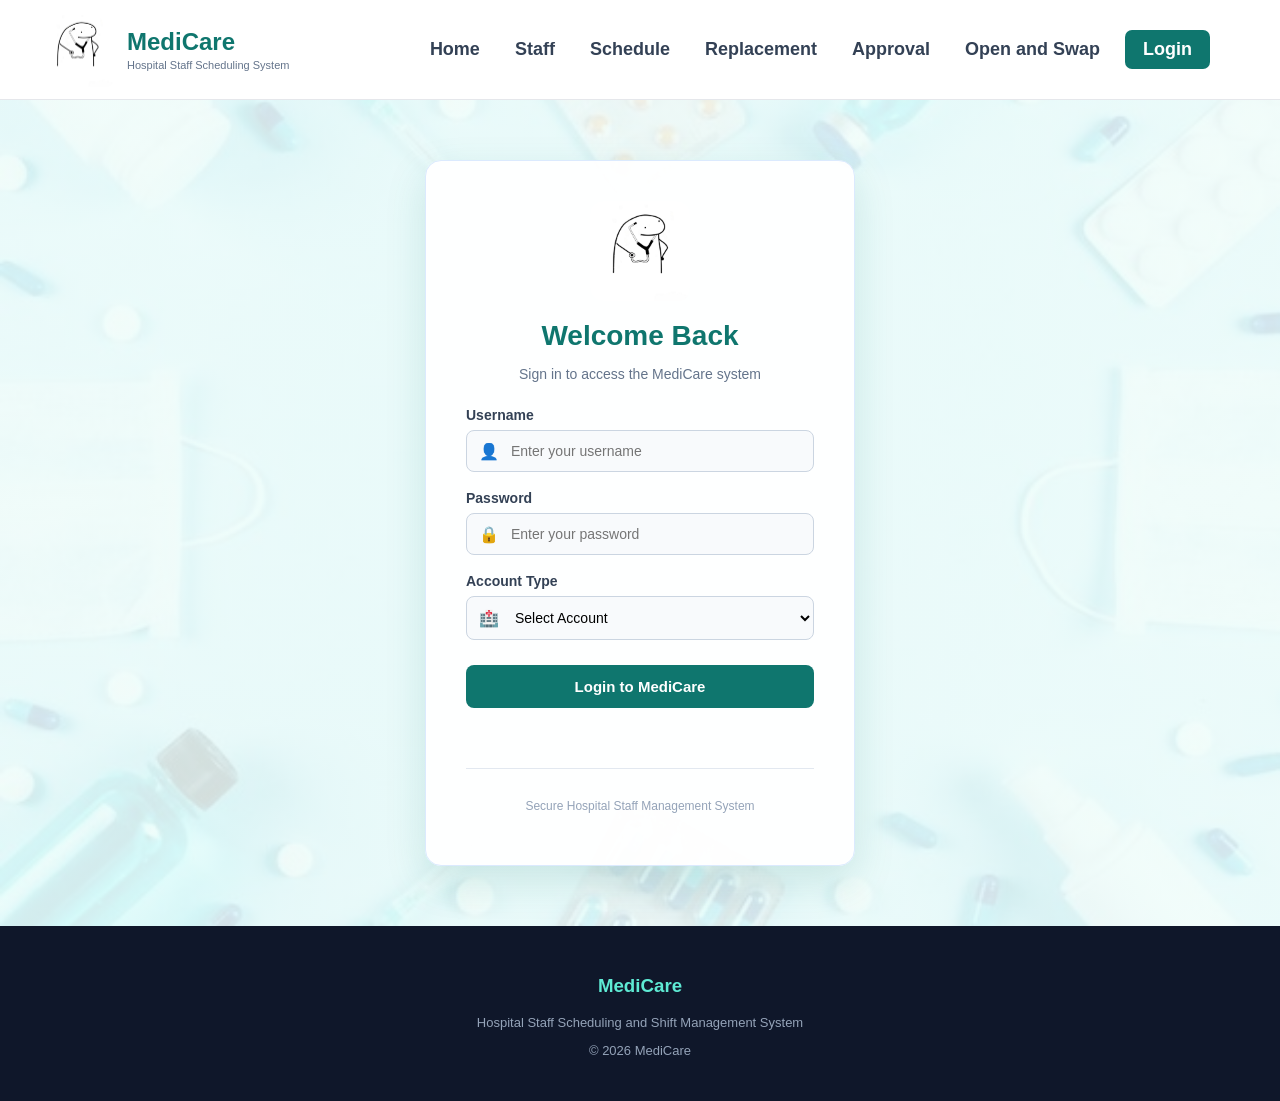
<file: approval.html>
<!DOCTYPE html>
<html lang="en">
<head>
    <meta charset="UTF-8">
    <meta name="viewport" content="width=device-width, initial-scale=1.0">

    <title>Request Approval | MediCare</title>

    <link rel="stylesheet" href="style.css">
</head>

<body data-page="approval">
    <header>
        <div class="logo">
            <img src="medicarelogo.jpeg" alt="MediCare Logo">

            <div>
                <h1>MediCare</h1>
                <p>Hospital Staff Scheduling System</p>
            </div>
        </div>

        <nav>
            <a href="index.html">Home</a>
            <a href="staff.html">Staff</a>
            <a href="schedule.html">Schedule</a>
            <a href="replacement.html">Replacement</a>
            <a href="approval.html">Approval</a>
            <a href="openswap.html">Open and Swap</a>
        </nav>

        <button id="logoutBtn" onclick="logoutUser()">
            Log out
        </button>
    </header>


    <section class="staff-section">

        <h2>Request Approval</h2>

        <p>
            Review staff requests and decide whether
            to approve or reject them.
        </p>


       
        <div class="leave-request-box">

            <h2>Leave Request Approval</h2>

            <p>
                Review staff leave requests, including
                their reasons, dates, and assigned shifts.
            </p>

            <div id="approvalRequests">
                <p>Loading leave requests...</p>
            </div>

        </div>


    
        <div class="leave-request-box">

            <h2>Swap Shift Approval</h2>

            <p>
                Review requests from staff members
                who want to exchange their shifts.
            </p>

            <div id="swapApprovalRequests">
                <p>Loading swap shift requests...</p>
            </div>

        </div>


        <div class="leave-request-box">

            <h2>Open Shift Approval</h2>

            <p>
                Review requests from staff members
                who want to take an available shift.
            </p>

            <div id="openShiftApprovalRequests">
                <p>Loading open shift requests...</p>
            </div>

        </div>

    </section>

    <footer>
        <h3>MediCare Hospital</h3>
        <p>Hospital Staff Scheduling System</p>
    </footer>


    <script src="script.js"></script>
    <script src="shift-approval.js"></script>

</body>
</html>
</file>
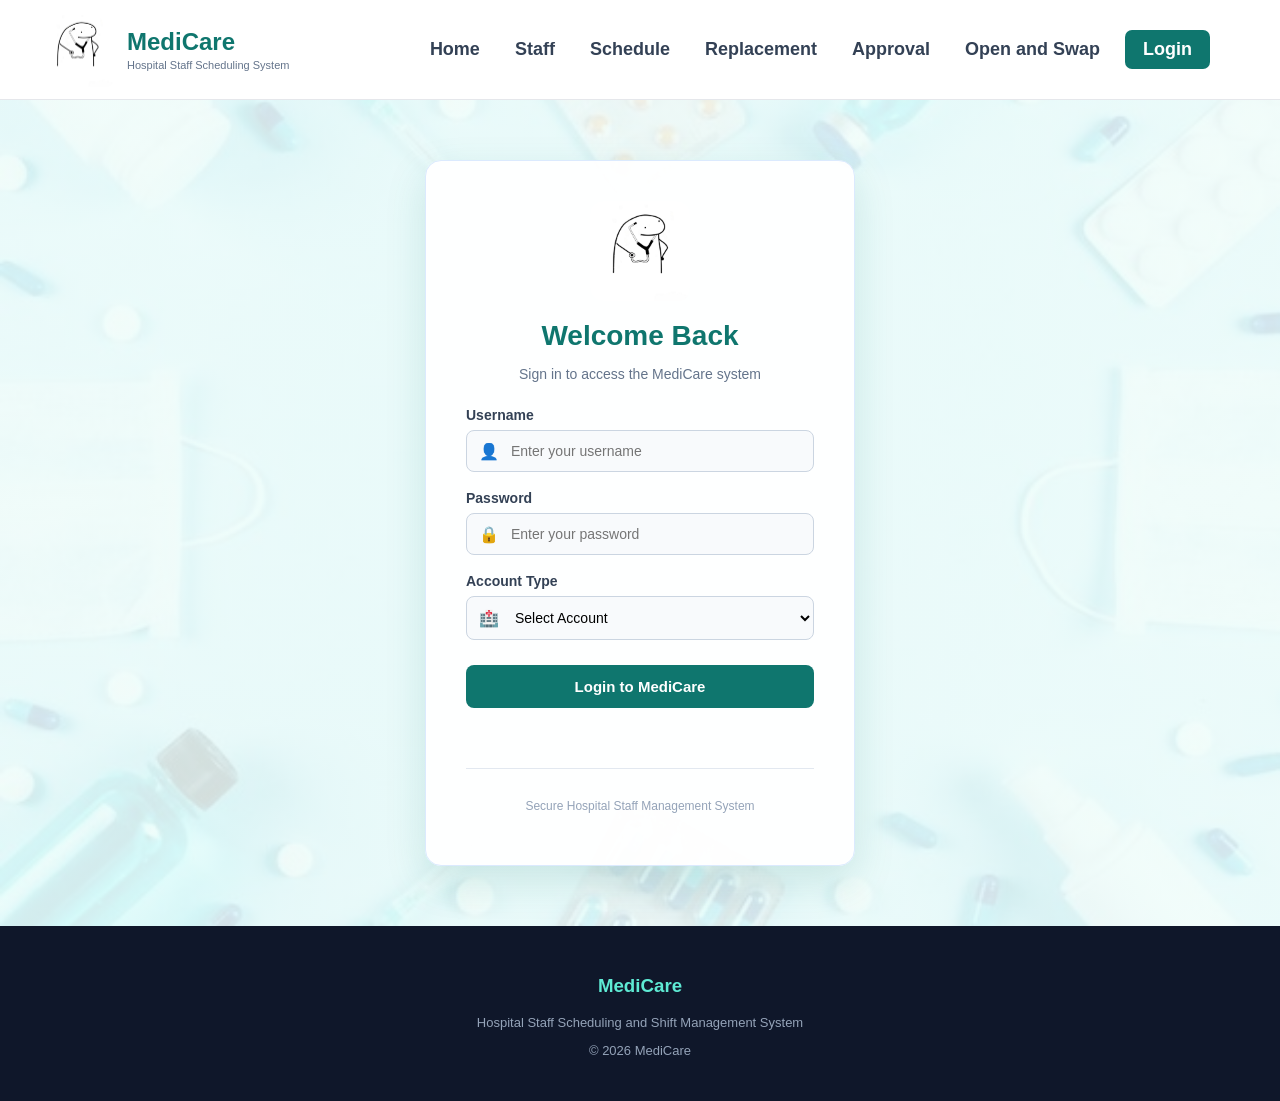
<file: login.html>
<!DOCTYPE html>
<html lang="en">
<head>
    <meta charset="UTF-8">
    <meta name="viewport" content="width=device-width, initial-scale=1.0">

    <title>MediCare - Login</title>

    <link rel="stylesheet" href="style.css">
    <script src="script.js"></script>

</head>

<body>

<header>

    <div class="logo">

        <img src="medicarelogo.jpeg" alt="MediCare Logo">

        <div class="logo-text">
            <h1>MediCare</h1>
            <p>Hospital Staff Scheduling System</p>
        </div>

    </div>

    <nav>
    <a href="index.html">Home</a>
    <a href="#">Staff</a>
    <a href="#">Schedule</a>
    <a href="#">Replacement</a>
    <a href="#">Approval</a>
    <a href="#">Open and Swap</a>

    <a href="login.html" class="login-btn" id="loginLink">Login</a>

</nav>



</header>

<section class="login-section">

    <div class="login-card">

        <div class="login-logo">
            <img src="medicarelogo.jpeg" alt="MediCare Logo">
        </div>

        <h2>Welcome Back</h2>

        <p class="login-subtitle">
            Sign in to access the MediCare system
        </p>

        <form onsubmit="loginUser(event)">

            <label for="username">Username</label>

            <div class="input-box">
                <span>👤</span>

                <input
                    type="text"
                    id="username"
                    placeholder="Enter your username"
                >
            </div>

            <label for="password">Password</label>

            <div class="input-box">
                <span>🔒</span>

                <input
                    type="password"
                    id="password"
                    placeholder="Enter your password"
                >
            </div>

            <label for="account">Account Type</label>

            <div class="input-box">
                <span>🏥</span>

                <select id="account" required>
            <option value="" disabled selected>Select Account</option>
            <option value="Nurse">Nurse</option>
            <option value="Doctor">Doctor</option>
            <option value="HR">HR</option>
            <option value="Admin">Admin</option>
            </select>
            </div>

            <button type="submit" class="login-submit">
                Login to MediCare
            </button>

            <p id="message"></p>

        </form>

        <div class="login-footer">
            <p>Secure Hospital Staff Management System</p>
        </div>

    </div>

</section>

<footer>

    <h3>MediCare</h3>

    <p>
        Hospital Staff Scheduling and Shift Management System
    </p>

    <p>
        © 2026 MediCare
    </p>

</footer>
</body>
</html>
</file>
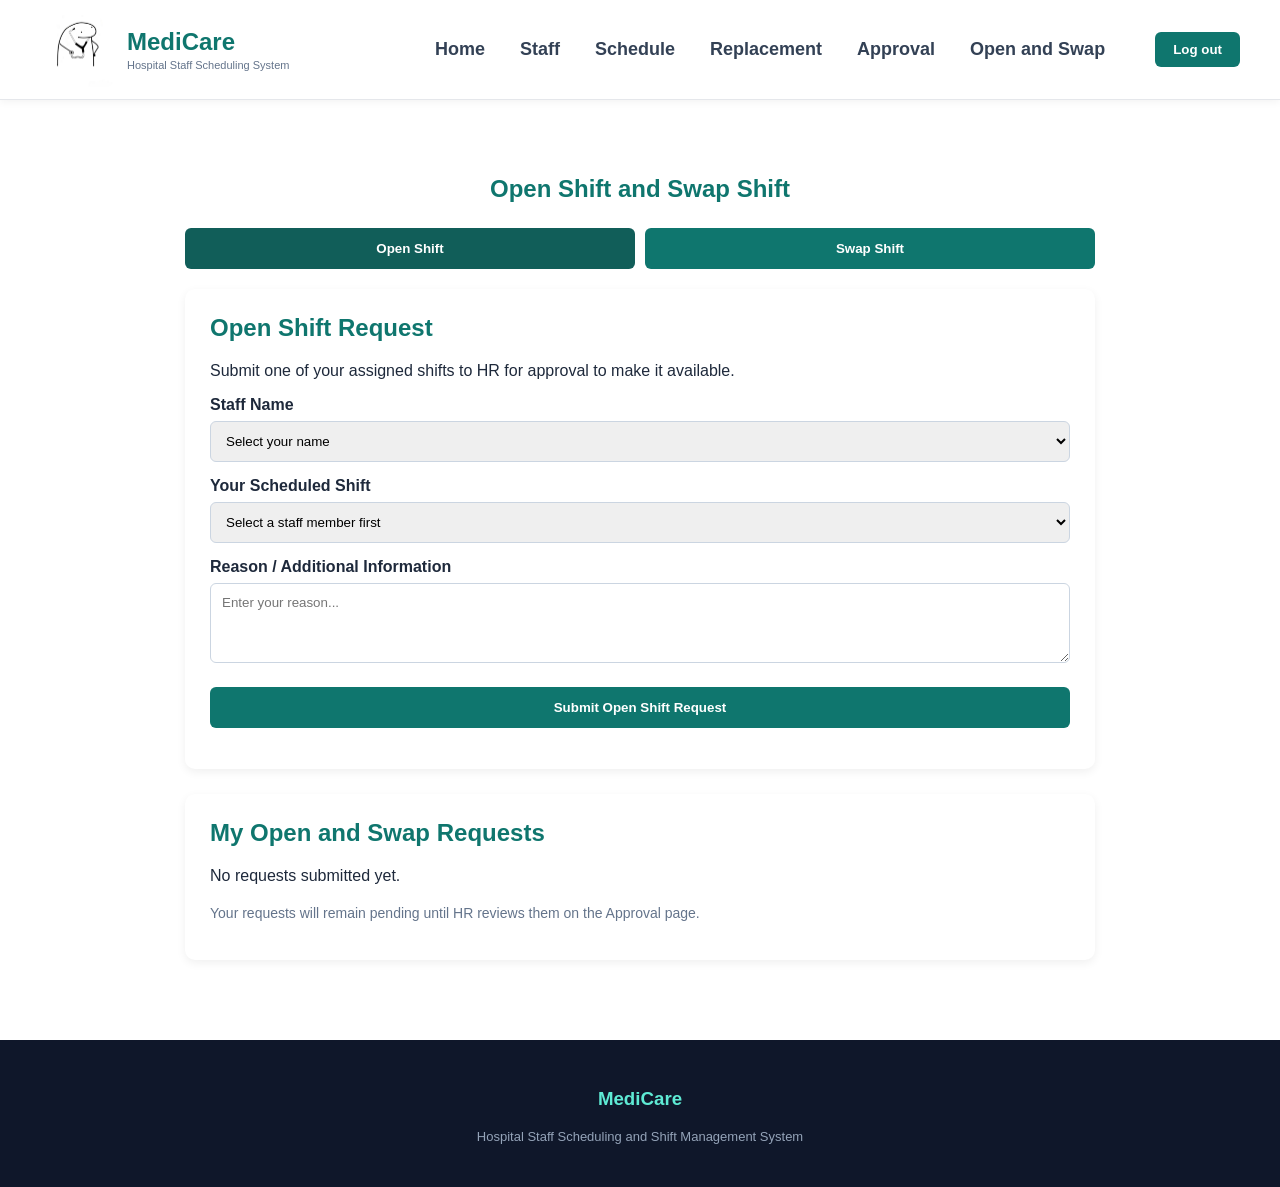
<file: openswap.html>
<!DOCTYPE html>
<html lang="en">
<head>
    <meta charset="UTF-8">
    <meta name="viewport" content="width=device-width, initial-scale=1.0">
    <title>MediCare - Open Shift and Swap Shift</title>

    <link rel="stylesheet" href="style.css">
    <link rel="stylesheet" href="openswap.css">
   
</button>
</head>

<body data-page="openswap">

<header>
    <div class="logo">
        <img src="medicarelogo.jpeg" alt="MediCare Logo">
        <div>
            <h1>MediCare</h1>
            <p>Hospital Staff Scheduling System</p>
        </div>
    </div>

    <nav>
        <a href="index.html">Home</a>
        <a href="staff.html">Staff</a>
        <a href="schedule.html">Schedule</a>
        <a href="replacement.html">Replacement</a>
        <a href="approval.html">Approval</a>
        <a href="openswap.html">Open and Swap</a>
    </nav>

    <button id="logoutBtn" onclick="logoutUser()">
        <b>Log out</b>
    </button>
</header>

<main class="openswap-container">

    <h2 class="openswap-title">Open Shift and Swap Shift</h2>

    <div class="tabs">
        <button type="button" class="tab active"
            id="openTab" onclick="showShiftTab('open')">
            Open Shift
        </button>

        <button type="button" class="tab"
            id="swapTab" onclick="showShiftTab('swap')">
            Swap Shift
        </button>
    </div>

    <section class="openswap-card" id="openSection">
        <h2>Open Shift Request</h2>
        <p>Submit one of your assigned shifts to HR for approval to make it available.</p>

        <form id="openForm">

            <label for="openStaff">Staff Name</label>
            <select id="openStaff" required>
                <option value="">Select your name</option>
            </select>

            <label for="openSchedule">Your Scheduled Shift</label>
            <select id="openSchedule" required>
                <option value="">Select a schedule</option>
            </select>

            <label for="openReason">Reason / Additional Information</label>
            <textarea id="openReason" required
                placeholder="Enter your reason..."></textarea>

            <button class="submit-btn" type="submit">
                Submit Open Shift Request
            </button>
        </form>

        <p id="openMessage" class="form-message"></p>
    </section>

    <section class="openswap-card hidden" id="swapSection">
        <h2>Swap Shift Request</h2>
        <p>Request to exchange your assigned shift with another staff member.</p>

        <form id="swapForm">

            <label for="swapStaff">Your Name</label>
            <select id="swapStaff" required>
                <option value="">Select your name</option>
            </select>

            <label for="mySchedule">Your Scheduled Shift</label>
            <select id="mySchedule" required>
                <option value="">Select your schedule</option>
            </select>

            <label for="targetStaff">Staff Member You Want to Swap With</label>
            <select id="targetStaff" required>
                <option value="">Select another staff member</option>
            </select>

            <label for="targetSchedule">Their Scheduled Shift</label>
            <select id="targetSchedule" required>
                <option value="">Select their schedule</option>
            </select>

            <label for="swapReason">Reason for Swap</label>
            <textarea id="swapReason" required
                placeholder="Enter your reason..."></textarea>

            <button class="submit-btn" type="submit">
                Submit Swap Request
            </button>
        </form>

        <p id="swapMessage" class="form-message"></p>
    </section>

    <section class="openswap-card">
        <h2>My Open and Swap Requests</h2>
        <div id="myShiftRequests">
            <p>No requests submitted yet.</p>
        </div>

        <p class="approval-note">
            Your requests will remain pending until HR reviews them
            on the Approval page.
        </p>
    </section>

</main>

<footer>
    <h3>MediCare</h3>
    <p>Hospital Staff Scheduling and Shift Management System</p>
</footer>

<script src="script.js"></script>
<script src="openswap.js"></script>

</body>
</html>
</file>
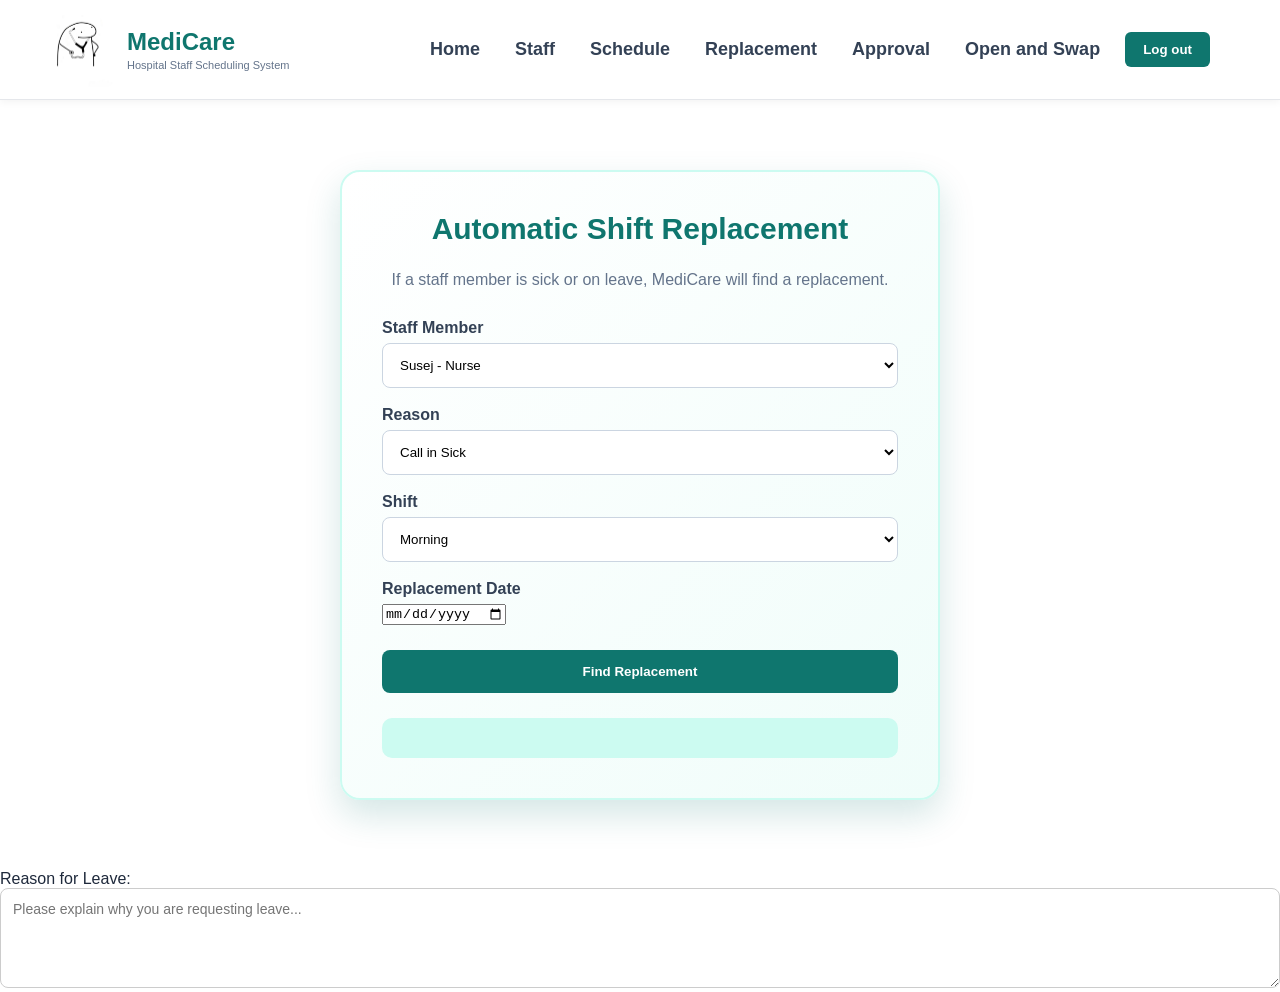
<file: replacement.html>
<!DOCTYPE html>
<html>

<head>
    <title>MediCare - Shift Replacement</title>
    <link rel="stylesheet" href="style.css">
    <script src="script.js" defer></script>
</head>

<body data-page="replacement">

<header>
    <div class="logo">
        <img src="medicarelogo.jpeg" alt="MediCare Logo">
        <div>
            <h1>MediCare</h1>
            <p>Hospital Staff Scheduling System</p>
        </div>
    </div>

    <nav>
        <a href="#">Home</a>
        <a href="staff.html">Staff</a>
        <a href="schedule.html">Schedule</a>
        <a href="replacement.html">Replacement</a>
        <a href="approval.html">Approval</a>
        <a href="openswap.html">Open and Swap</a>
        <button id="logoutBtn" onclick="logoutUser()">
            <b>Log out</b>
        </button>
    </nav>
</header>

<main class="replacement-page">

    <h2>Automatic Shift Replacement</h2>

    <p>
        If a staff member is sick or on leave,
        MediCare will find a replacement.
    </p>

    <label for="staff">Staff Member</label>
    <select id="staff">
        <option value="NUR001">Susej - Nurse</option>
        <option value="NUR002">Angel - Nurse</option>
        <option value="DOC001">Ryza - Doctor</option>
        <option value="DOC002">Carlo - Doctor</option>
        <option value="NUR003">Eugene - Nurse</option>
        <option value="DOC003">Sandy - Doctor</option>
        <option value="DOC004">Alyanna - Doctor</option>
    </select>

    <label for="reason">Reason</label>
    <select id="reason">
        <option value="Call in Sick">Call in Sick</option>
        <option value="Leave Request">Leave Request</option>
    </select>

    <label for="shift">Shift</label>
    <select id="shift">
        <option value="Morning">Morning</option>
        <option value="Afternoon">Afternoon</option>
        <option value="Midnight">Midnight</option>
    </select>

    <label for="replacementDate">Replacement Date</label>
    <input type="date" id="replacementDate" required>

    <button onclick="findReplacement()">
        Find Replacement
    </button>

    <div id="result"></div>

</main>
<label for="requestReason">Reason for Leave:</label>

<textarea
    id="requestReason"
    name="requestReason"
    placeholder="Please explain why you are requesting leave..."
    rows="4"
    required>
</textarea>

</body>
</html>
</file>
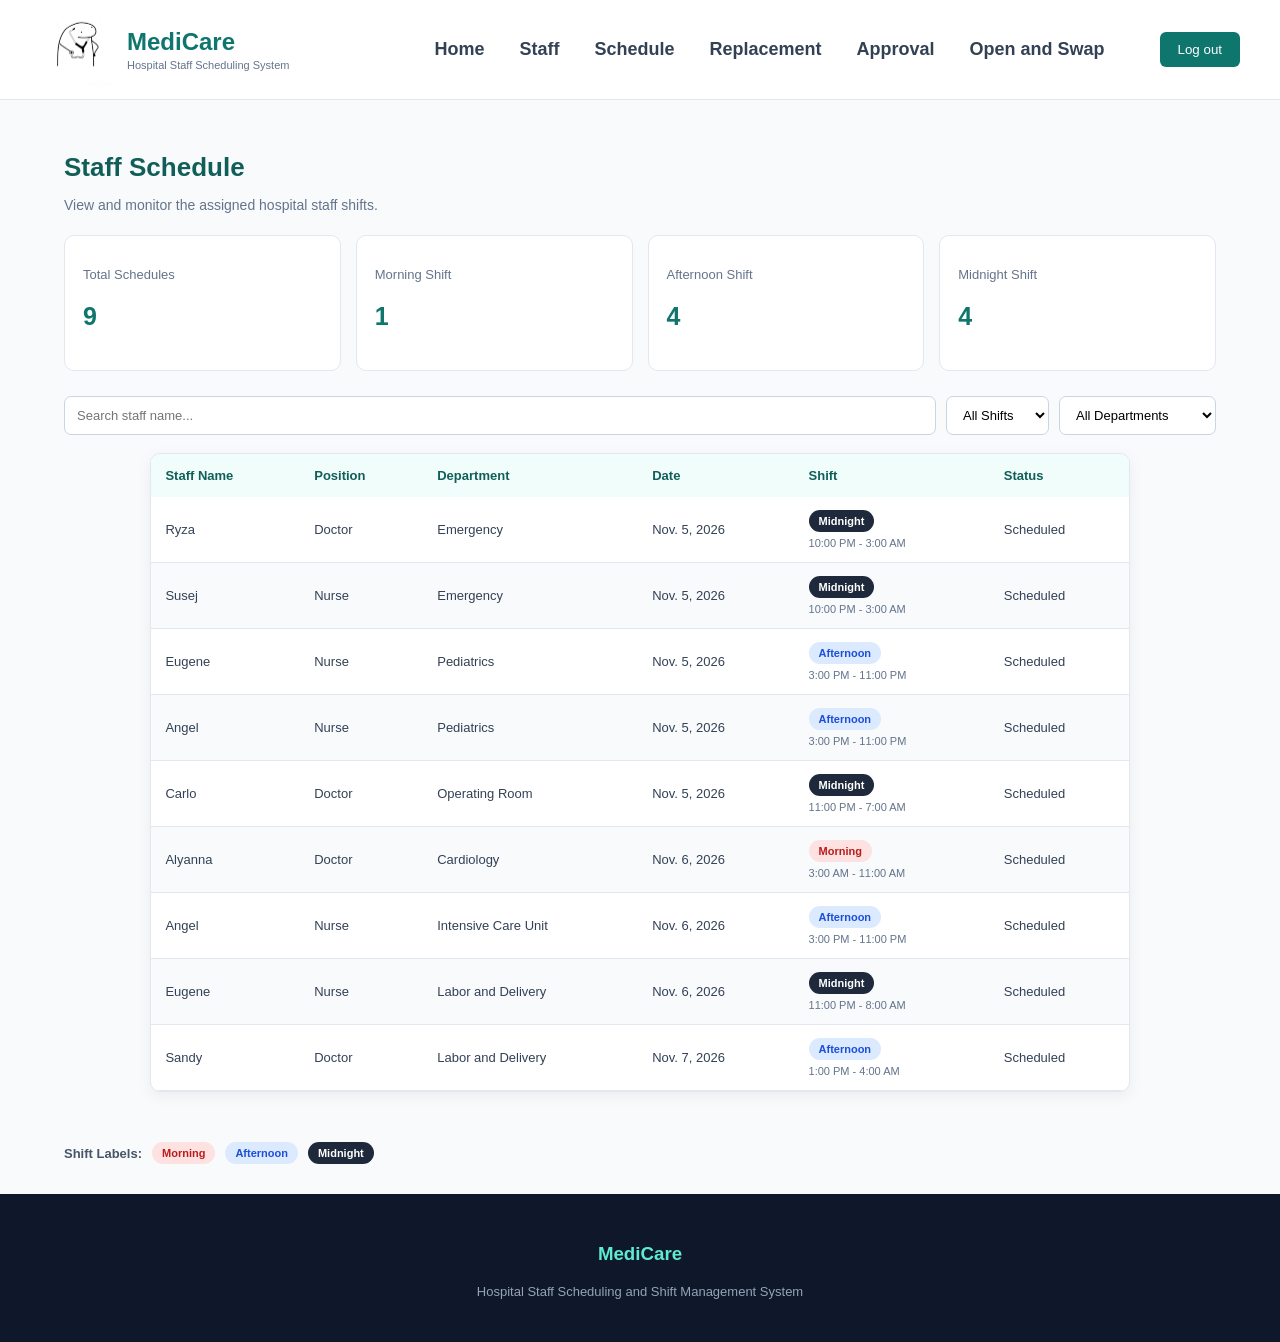
<file: schedule.html>
<!DOCTYPE html>
<html lang="en">
<head>
    <meta charset="UTF-8">
    <meta name="viewport" content="width=device-width, initial-scale=1.0">
    <title>MediCare - Schedule</title>
    <link rel="stylesheet" href="style.css">
</head>

<body data-page="schedule">

<header>
    <div class="logo">
        <img src="medicarelogo.jpeg" alt="MediCare Logo">
        <div>
            <h1>MediCare</h1>
            <p>Hospital Staff Scheduling System</p>
        </div>
    </div>

    <nav>
        <a href="#">Home</a>
        <a href="staff.html">Staff</a>
        <a href="schedule.html">Schedule</a>
        <a href="replacement.html">Replacement</a>
         <a href="approval.html">Approval</a>
        <a href="openswap.html">Open and Swap</a>
    </nav>

    <button id="logoutBtn" onclick="logoutUser()">Log out</button>
</header>

<section class="management-page">

    <div class="page-heading">
        <h2>Staff Schedule</h2>
        <p>View and monitor the assigned hospital staff shifts.</p>
    </div>

    <div class="management-cards">

        <div class="management-card">
            <p>Total Schedules</p>
            <h2 id="totalSchedules">9</h2>
        </div>

        <div class="management-card">
            <p>Morning Shift</p>
            <h2 id="morningCount">1</h2>
        </div>

        <div class="management-card">
            <p>Afternoon Shift</p>
            <h2 id="afternoonCount">3</h2>
        </div>

        <div class="management-card">
            <p>Midnight Shift</p>
            <h2 id="midnightCount">5</h2>
        </div>

    </div>

    <div class="management-tools">

        <input type="text" id="scheduleSearch"
               placeholder="Search staff name...">

        <select id="shiftFilter">
            <option value="all">All Shifts</option>
            <option value="Morning">Morning</option>
            <option value="Afternoon">Afternoon</option>
            <option value="Night">Midnight</option>
        </select>

        <select id="departmentFilter">
            <option value="all">All Departments</option>
            <option value="Emergency">Emergency</option>
            <option value="Pediatrics">Pediatrics</option>
            <option value="Operating Room">Operating Room</option>
            <option value="Cardiology">Cardiology</option>
            <option value="Intensive Care Unit">Intensive Care Unit</option>
            <option value="Labor and Delivery">Labor and Delivery</option>
        </select>

    </div>
    <div class="table-box">
        <table>
            <thead>
                <tr>
                    <th>Staff Name</th>
                    <th>Position</th>
                    <th>Department</th>
                    <th>Date</th>
                    <th>Shift</th>
                    <th>Status</th>
                </tr>
            </thead>

            <tbody id="scheduleBody">

                <tr data-staff-id="DOC001" data-date="2026-11-05" data-shift="Night">
                    <td>Ryza</td><td>Doctor</td><td>Emergency</td>
                    <td>Nov. 5, 2026</td>
                    <td><span class="shift-label midnight">Midnight</span><small>10:00 PM - 3:00 AM</small></td>
                    <td data-status-cell>Scheduled</td>
                </tr>

                <tr data-staff-id="NUR001" data-date="2026-11-05" data-shift="Night">
                    <td>Susej</td><td>Nurse</td><td>Emergency</td>
                    <td>Nov. 5, 2026</td>
                    <td><span class="shift-label midnight">Midnight</span><small>10:00 PM - 3:00 AM</small></td>
                    <td data-status-cell>Scheduled</td>
                </tr>

                <tr data-staff-id="NUR003" data-date="2026-11-05" data-shift="Afternoon">
                    <td>Eugene</td><td>Nurse</td><td>Pediatrics</td>
                    <td>Nov. 5, 2026</td>
                    <td><span class="shift-label afternoon">Afternoon</span><small>3:00 PM - 11:00 PM</small></td>
                    <td data-status-cell>Scheduled</td>
                </tr>

                <tr data-staff-id="NUR002" data-date="2026-11-05" data-shift="Afternoon">
                    <td>Angel</td><td>Nurse</td><td>Pediatrics</td>
                    <td>Nov. 5, 2026</td>
                    <td><span class="shift-label afternoon">Afternoon</span><small>3:00 PM - 11:00 PM</small></td>
                    <td data-status-cell>Scheduled</td>
                </tr>

                <tr data-staff-id="DOC002" data-date="2026-11-05" data-shift="Night">
                    <td>Carlo</td><td>Doctor</td><td>Operating Room</td>
                    <td>Nov. 5, 2026</td>
                    <td><span class="shift-label midnight">Midnight</span><small>11:00 PM - 7:00 AM</small></td>
                    <td data-status-cell>Scheduled</td>
                </tr>

                <tr data-staff-id="DOC004" data-date="2026-11-06" data-shift="Morning">
                    <td>Alyanna</td><td>Doctor</td><td>Cardiology</td>
                    <td>Nov. 6, 2026</td>
                    <td><span class="shift-label morning">Morning</span><small>3:00 AM - 11:00 AM</small></td>
                    <td data-status-cell>Scheduled</td>
                </tr>

                <tr data-staff-id="NUR002" data-date="2026-11-06" data-shift="Afternoon">
                    <td>Angel</td><td>Nurse</td><td>Intensive Care Unit</td>
                    <td>Nov. 6, 2026</td>
                    <td><span class="shift-label afternoon">Afternoon</span><small>3:00 PM - 11:00 PM</small></td>
                    <td data-status-cell>Scheduled</td>
                </tr>

                <tr data-staff-id="NUR003" data-date="2026-11-06" data-shift="Night">
                    <td>Eugene</td><td>Nurse</td><td>Labor and Delivery</td>
                    <td>Nov. 6, 2026</td>
                    <td><span class="shift-label midnight">Midnight</span><small>11:00 PM - 8:00 AM</small></td>
                    <td data-status-cell>Scheduled</td>
                </tr>

                <tr data-staff-id="DOC003" data-date="2026-11-07" data-shift="Afternoon">
                    <td>Sandy</td><td>Doctor</td><td>Labor and Delivery</td>
                    <td>Nov. 7, 2026</td>
                    <td><span class="shift-label afternoon">Afternoon</span><small>1:00 PM - 4:00 AM</small></td>
                    <td data-status-cell>Scheduled</td>
                </tr>

            </tbody>
        </table>
    </div>

    <div class="shift-legend">
        <strong>Shift Labels:</strong>
        <span class="shift-label morning">Morning</span>
        <span class="shift-label afternoon">Afternoon</span>
        <span class="shift-label midnight">Midnight</span>
    </div>

</section>

<footer>
    <h3>MediCare</h3>
    <p>Hospital Staff Scheduling and Shift Management System</p>
</footer>

<script src="script.js"></script>
<script src="schedule.js"></script>
<script src="shift-approval.js"></script>

</body>
</html>
</file>
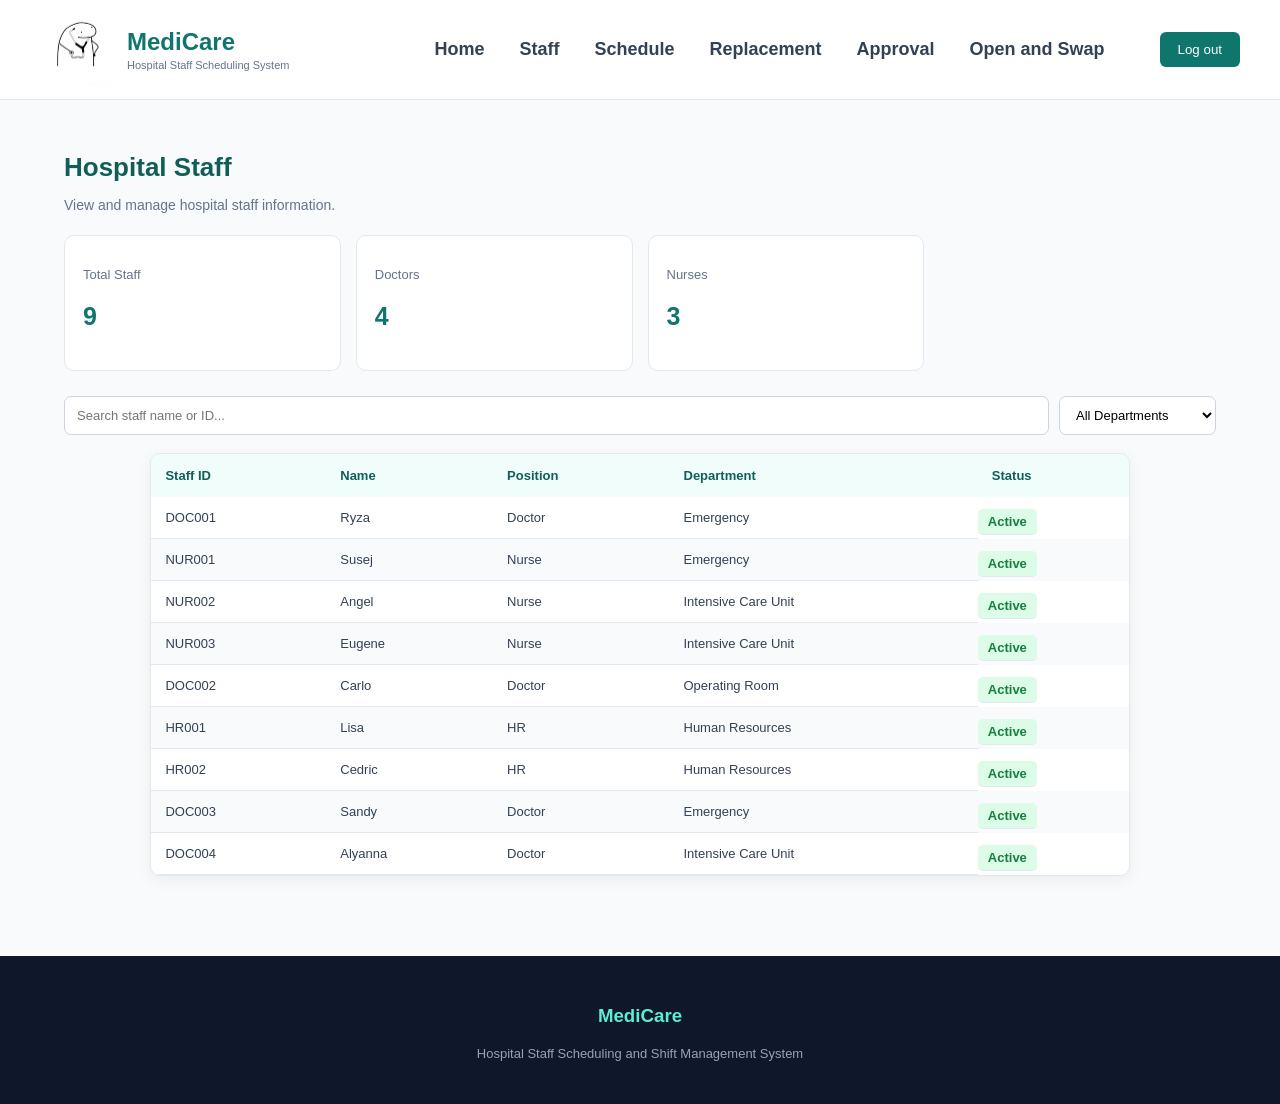
<file: staff.html>
<!DOCTYPE html>
<html lang="en">
<head>
    <meta charset="UTF-8">
    <meta name="viewport" content="width=device-width, initial-scale=1.0">
    <title>MediCare - Staff</title>
    <link rel="stylesheet" href="style.css">
</head>

<body data-page="staff">

<header>
    <div class="logo">
        <img src="medicarelogo.jpeg" alt="MediCare Logo">
        <div>
            <h1>MediCare</h1>
            <p>Hospital Staff Scheduling System</p>
        </div>
    </div>

    <nav>
        <a href="#">Home</a>
        <a href="staff.html">Staff</a>
        <a href="schedule.html">Schedule</a>
        <a href="replacement.html">Replacement</a>
         <a href="approval.html">Approval</a>
        <a href="openswap.html">Open and Swap</a>
    </nav>

    <button id="logoutBtn" onclick="logoutUser()">Log out</button>
</header>

<section class="management-page">

    <div class="page-heading">
        <h2>Hospital Staff</h2>
        <p>View and manage hospital staff information.</p>
    </div>

    <div class="management-cards">

        <div class="management-card">
            <p>Total Staff</p>
            <h2>9</h2>
        </div>

        <div class="management-card">
            <p>Doctors</p>
            <h2>4</h2>
        </div>

        <div class="management-card">
            <p>Nurses</p>
            <h2>3</h2>
        </div>

    </div>

    <div class="management-tools">
        <input type="text" id="staffSearch"
               placeholder="Search staff name or ID...">

        <select id="staffDepartmentFilter">
            <option value="all">All Departments</option>
            <option value="Emergency">Emergency</option>
            <option value="Intensive Care Unit">Intensive Care Unit</option>
            <option value="Operating Room">Operating Room</option>
            <option value="Human Resources">Human Resources</option>
        </select>
    </div>
    <div class="table-box">
        <table id="staffTable">
            <thead>
                <tr>
                    <th>Staff ID</th>
                    <th>Name</th>
                    <th>Position</th>
                    <th>Department</th>
                    <th>Status</th>
                </tr>
            </thead>

            <tbody>
                <tr>
                    <td>DOC001</td>
                    <td>Ryza</td>
                    <td>Doctor</td>
                    <td>Emergency</td>
                    <td id="status-DOC001" class="staff-status active">Active</td>
                </tr>

                <tr>
                    <td>NUR001</td>
                    <td>Susej</td>
                    <td>Nurse</td>
                    <td>Emergency</td>
                    <td id="status-NUR001" class="staff-status active">Active</td>
                </tr>

                <tr>
                    <td>NUR002</td>
                    <td>Angel</td>
                    <td>Nurse</td>
                    <td>Intensive Care Unit</td>
                    <td id="status-NUR002" class="staff-status active">Active</td>
                </tr>

                <tr>
                    <td>NUR003</td>
                    <td>Eugene</td>
                    <td>Nurse</td>
                    <td>Intensive Care Unit</td>
                    <td id="status-NUR003" class="staff-status active">Active</td>
                </tr>

                <tr>
                    <td>DOC002</td>
                    <td>Carlo</td>
                    <td>Doctor</td>
                    <td>Operating Room</td>
                    <td id="status-DOC002" class="staff-status active">Active</td>
                </tr>

                <tr>
                    <td>HR001</td>
                    <td>Lisa</td>
                    <td>HR</td>
                    <td>Human Resources</td>
                    <td id="status-HR001" class="staff-status active">Active</td>
                </tr>

                <tr>
                    <td>HR002</td>
                    <td>Cedric</td>
                    <td>HR</td>
                    <td>Human Resources</td>
                    <td id="status-HR002" class="staff-status active">Active</td>
                </tr>

                <tr>
                    <td>DOC003</td>
                    <td>Sandy</td>
                    <td>Doctor</td>
                    <td>Emergency</td>
                    <td id="status-DOC003" class="staff-status active">Active</td>
                </tr>

                <tr>
                    <td>DOC004</td>
                    <td>Alyanna</td>
                    <td>Doctor</td>
                    <td>Intensive Care Unit</td>
                    <td id="status-DOC004" class="staff-status active">Active</td>
                </tr>
            </tbody>
        </table>
    </div>

</section>

<footer>
    <h3>MediCare</h3>
    <p>Hospital Staff Scheduling and Shift Management System</p>
</footer>

<script src="script.js"></script>
<script src="staff.js"></script>

</body>
</html>
</file>
<file: style.css>
* {
    box-sizing: border-box;
}

body {
    margin: 0;
    font-family: Arial, sans-serif;
    color: #1e293b;
    background: #ffffff;
}
header {
    display: flex;
    align-items: center;
    padding: 12px 40px;
    background: #ffffff;
    border-bottom: 1px solid #e5e7eb;
    box-shadow: 0 2px 8px rgba(0, 0, 0, 0.05);
}

.logo {
    display: flex;
    align-items: center;
    gap: 12px;
}

.logo img {
    width: 75px;
    height: 75px;
    object-fit: cover;
    border-radius: 10px;
}

.logo h1 {
    margin: 0;
    font-size: 24px;
    color: #0f766e;
}

.logo p {
    margin: 3px 0 0;
    font-size: 11px;
    color: #64748b;
}

nav {
    display: flex;
    align-items: center;
    gap: 15px;
    margin-left: auto;
    margin-right: 30px;
}

nav a {
    text-decoration: none;
    color: #334155;
    font-size: 18px;
    font-weight: 600;
    padding: 8px 10px;
    border-radius: 7px;
    transition: 0.3s ease;
}

nav a:hover {
    color: #0f766e;
    background: #f0fdfa;
}

.login-btn {
    background: #0f766e;
    color: white !important;
    padding: 9px 18px;
    border-radius: 7px;
}

.login-btn:hover {
    background: #115e59 !important;
}

.hero {
    display: flex;
    justify-content: space-between;
    align-items: center;
    min-height: 550px;
    padding: 20px 5%;

    background-image:
        linear-gradient(
            80deg,
            rgba(240, 253, 250, 0.96),
            rgba(240, 253, 250, 0.88),
            rgba(240, 253, 250, 0.55)
        ),
        url("what.jpg");

    background-size: cover;
    background-position: center;
    background-repeat: no-repeat;
}

.hero-text {
    max-width: 600px;
}

.hero-text h2 {
    margin: 0 0 20px;
    font-size: 42px;
    line-height: 1.2;
    color: #1e293b;
}

.hero-text h2 span {
    color: #0f766e;
}

.hero-text p {
    color: #64748b;
    line-height: 1.7;
    font-size: 16px;
}

.main-btn {
    display: inline-block;
    margin-top: 20px;
    padding: 12px 22px;
    background: #0f766e;
    color: white;
    text-decoration: none;
    border-radius: 7px;
    font-weight: 600;
}

.main-btn:hover {
    background: #115e59;
}

.hero-icon {
    font-size: 120px;
}

.section-title {
    text-align: center;
    margin: 50px 0 30px;
    color: #1e293b;
    font-size: 30px;
}

.cards {
    display: grid;
    grid-template-columns: repeat(4, 1fr);
    gap: 20px;
    padding: 0 8% 60px;
}

.card {
    padding: 25px;
    min-height: 210px;
    text-align: center;

    background-image:
        linear-gradient(
            rgba(255, 255, 255, 0.88),
            rgba(255, 255, 255, 0.88)
        ),
        url("medicalbg.jpg");

    background-size: cover;
    background-position: center;

    border: 1px solid #e2e8f0;
    border-radius: 12px;

    box-shadow: 0 4px 12px rgba(0, 0, 0, 0.06);

    transition: 0.3s ease;
}

.card:hover {
    transform: translateY(-5px);
    box-shadow: 0 8px 20px rgba(0, 0, 0, 0.10);
}

.card-icon {
    font-size: 35px;
    margin-bottom: 10px;
}

.card h3 {
    color: #0f766e;
    font-size: 18px;
}

.card p {
    color: #64748b;
    font-size: 14px;
    line-height: 1.6;
}

.login-section {
    min-height: 700px;

    display: flex;
    justify-content: center;
    align-items: center;

    padding: 60px 20px;

    background-image:
        linear-gradient(
            rgba(240, 253, 250, 0.88),
            rgba(240, 253, 250, 0.88)
        ),
        url("medicalbg.jpg");

    background-size: cover;
    background-position: center;
}

.login-card {
    width: 100%;
    max-width: 430px;
    padding: 40px;

    background: rgba(255, 255, 255, 0.96);

    border-radius: 16px;

    box-shadow:
        0 15px 40px rgba(15, 118, 110, 0.15);

    border: 1px solid #dbeafe;

    text-align: center;
}

.login-logo img {
    width: 100px;
    height: 100px;
    object-fit: cover;
    border-radius: 13px;
}

.login-card h2 {
    margin: 15px 0 5px;
    font-size: 28px;
    color: #0f766e;
}

.login-subtitle {
    color: #64748b;
    font-size: 14px;
    margin-bottom: 25px;
}

.login-card label {
    display: block;
    text-align: left;
    margin-top: 18px;
    margin-bottom: 7px;
    font-size: 14px;
    font-weight: 600;
    color: #334155;
}

.input-box {
    display: flex;
    align-items: center;
    width: 100%;
    background: #f8fafc;
    border: 1px solid #cbd5e1;
    border-radius: 8px;
}

.input-box span {
    padding-left: 12px;
}

.input-box input,
.input-box select {
    width: 100%;
    padding: 12px;
    border: none;
    outline: none;
    background: transparent;
    font-size: 14px;
}

.input-box:focus-within {
    border-color: #0f766e;
    box-shadow: 0 0 0 3px rgba(15, 118, 110, 0.10);
}

.login-submit {
    width: 100%;
    margin-top: 25px;
    padding: 13px;

    border: none;
    border-radius: 8px;

    background: #0f766e;
    color: white;

    font-size: 15px;
    font-weight: 600;

    cursor: pointer;
}

.login-submit:hover {
    background: #115e59;
}

#message {
    min-height: 20px;
    margin-top: 15px;
    font-size: 14px;
}

.login-footer {
    margin-top: 25px;
    padding-top: 18px;
    border-top: 1px solid #e2e8f0;
}

.login-footer p {
    color: #94a3b8;
    font-size: 12px;
}

.staff-section {
    padding: 60px 8%;
    background: #f0fdfa;
    min-height: 600px;
}

.staff-section h2 {
    text-align: center;
    color: #0f766e;
    font-size: 32px;
    margin-bottom: 10px;
}

.staff-section > p {
    text-align: center;
    color: #64748b;
    margin-bottom: 40px;
}

.staff-container {
    display: grid;
    grid-template-columns: repeat(3, 1fr);
    gap: 25px;
}

.staff-card {
    background: white;
    padding: 25px;
    text-align: center;
    border-radius: 12px;
    border: 1px solid #e2e8f0;
    box-shadow: 0 4px 12px rgba(0, 0, 0, 0.06);
    transition: 0.3s ease;
}

.staff-card:hover {
    transform: translateY(-5px);
    box-shadow: 0 8px 20px rgba(0, 0, 0, 0.10);
}

.staff-card img {
    width: 90px;
    height: 90px;
    object-fit: cover;
    border-radius: 50%;
    border: 4px solid #ccfbf1;
}

.staff-card h3 {
    margin: 15px 0 5px;
    color: #1e293b;
}

.staff-role {
    color: #0f766e;
    font-weight: 600;
    font-size: 14px;
}

.staff-department {
    color: #64748b;
    font-size: 13px;
}

.staff-status {
    display: inline-block;
    margin-top: 12px;
    padding: 6px 12px;
    border-radius: 20px;
    font-size: 12px;
    font-weight: 600;
}

.staff-status.active {
    color: green;
    font-weight: bold;
}

.staff-status.inactive {
    color: #b45309;
    font-weight: bold;
}

.table-box {
    width: 85%;
    margin: 0 auto 50px;

    overflow-x: auto;

    background: white;

    border-radius: 12px;

    box-shadow: 0 4px 15px rgba(0, 0, 0, 0.06);
}

table {
    width: 100%;
    border-collapse: collapse;
    font-size: 14px;
}

th {
    padding: 15px;
    background: #0f766e;
    color: white;
    text-align: left;
}

td {
    padding: 14px 15px;
    border-bottom: 1px solid #e2e8f0;
    color: #475569;
}

tr:nth-child(even) {
    background: #f8fafc;
}

tr:hover {
    background: #f0fdfa;
}

.alert {
    width: 85%;
    margin: 0 auto 60px;

    padding: 15px 20px;

    background: #dcfce7;
    color: #15803d;

    border: 1px solid #bbf7d0;
    border-radius: 8px;

    text-align: center;
    font-weight: 600;
}

.replacement-page {
    width: 600px !important;
    max-width: 90% !important;
    margin: 70px auto !important;
    padding: 40px !important;

    background: linear-gradient(
        135deg,
        #ffffff,
        #f0fdfa
    ) !important;

    border: 2px solid #ccfbf1 !important;
    border-radius: 20px !important;

    box-shadow: 0 15px 35px rgba(15, 118, 110, 0.18) !important;
}

.replacement-page h2 {
    text-align: center;
    color: #0f766e;
    font-size: 30px;
    margin-top: 0;
}

.replacement-page > p {
    text-align: center;
    color: #64748b;
    margin-bottom: 30px;
}

.replacement-page label {
    display: block;
    margin-top: 18px;
    margin-bottom: 6px;
    font-weight: bold;
    color: #334155;
}

.replacement-page select {
    width: 100%;
    padding: 13px;
    border: 1px solid #cbd5e1;
    border-radius: 8px;
    background: white;
}

.replacement-page button {
    width: 100%;
    padding: 14px;
    margin-top: 25px;

    background: #0f766e !important;
    color: white !important;

    border: none;
    border-radius: 8px;

    font-weight: bold;
    cursor: pointer;
}

.replacement-page button:hover {
    background: #115e59 !important;
}

#result {
    margin-top: 25px;
    padding: 20px;
    background: #ccfbf1;
    border-radius: 10px;
}

footer {
    text-align: center;
    padding: 30px;
    background: #0f172a;
    color: white;
}

footer h3 {
    color: #5eead4;
}

footer p {
    color: #94a3b8;
    font-size: 13px;
}

@media (max-width: 768px) {

    header {
        padding: 12px 20px;
        flex-direction: column;
        gap: 15px;
    }

    nav {
        flex-wrap: wrap;
        justify-content: center;
        gap: 5px;
    }

    .logo img {
        width: 50px;
        height: 50px;
    }

.hero {
    position: relative;
    min-height: 540px;
    display: flex;
    align-items: center;
    padding: 65px 7%;
    overflow: hidden;

    background:
        linear-gradient(
            90deg,
            rgba(235, 251, 248, 1) 0%,
            rgba(235, 251, 248, 0.96) 42%,
            rgba(235, 251, 248, 0.25) 100%
        ),
        url("home.jpeg");

    background-size: cover;
    background-position: center right;
    background-repeat: no-repeat;
}

.hero-text {
    max-width: 590px;
    position: relative;
    z-index: 2;
}

.hero-label {
    display: inline-block;
    color: #0f766e;
    background: #ccfbf1;
    padding: 9px 15px;
    border-radius: 30px;
    font-size: 11px;
    font-weight: bold;
    letter-spacing: 1.5px;
    margin-bottom: 20px;
}

.hero h2 {
    font-size: 46px;
    line-height: 1.2;
    color: #1e293b;
    margin: 0 0 20px;
    font-weight: 800;
}

.hero h2 span {
    color: #0f8b80;
}

.hero p {
    max-width: 530px;
    color: #64748b;
    font-size: 16px;
    line-height: 1.8;
    margin-bottom: 25px;
}

.hero-buttons {
    margin-top: 25px;
}

.hero-btn {
    display: inline-block;
    padding: 15px 25px;
    background: #0f766e;
    color: white;
    text-decoration: none;
    font-weight: bold;
    border-radius: 8px;
    transition: 0.3s ease;
    box-shadow: 0 5px 15px rgba(15, 118, 110, 0.2);
}

.hero-btn:hover {
    background: #115e59;
    transform: translateY(-3px);
}

.hero-note {
    margin-top: 28px;
    color: #64748b;
    font-size: 12px;
    display: flex;
    flex-wrap: wrap;
    gap: 9px;
    align-items: center;
}

.hero-note span {
    color: #0f766e;
    font-weight: bold;
}


@media (max-width: 768px) {
    .hero {
        min-height: 500px;
        padding: 55px 7%;
        background-position: 65% center;
    }

.hero-text h2 {
    font-family: 'Segoe UI', Arial, sans-serif;
    font-size: 42px;
    font-weight: 750;
    line-height: 1.2;
    margin-bottom: 12px;
}

.hero-text p {
    font-family: 'Segoe UI', Arial, sans-serif;
    font-size: 15px;
    line-height: 1.7;
    color: #64748b;
    max-width: 510px;
    margin-top: 0;
    margin-bottom: 25px;
    text-align: left;
    padding-left: 3px;
}


}

@media (max-width: 480px) {
    .hero {
        min-height: 470px;
        background-position: 65% center;
    }

    .hero h2 {
        font-size: 29px;
    }

    .hero-label {
        font-size: 9px;
    }
}

    .cards {
        grid-template-columns: 1fr;
        padding: 0 25px 40px;
    }

    .login-card {
        padding: 30px 22px;
    }

    .login-logo img {
        width: 65px;
        height: 65px;
    }

    .staff-container {
        grid-template-columns: 1fr;
    }

    .staff-section {
        padding: 40px 25px;
    }

    .table-box {
        width: 95%;
    }

    .alert {
        width: 95%;
    }

    table {
        font-size: 12px;
    }

    th,
    td {
        padding: 10px;
    }

    section.replacement {
        width: 90%;
        margin: 35px auto;
        padding: 25px;
    }

    section.replacement h2 {
        font-size: 25px;
    }
}

.activate-btn {
    background-color:black;
    color: white;
    border: none;
    padding: 5px 10px;
    border-radius: 5px;
    cursor: pointer;
    margin-left: 8px;
}

.activate-btn:hover {
    background-color: #218838;
}


.request-card {
    background: white;
    padding: 20px;
    margin: 15px 0;
    border-left: 5px solid #0f766e;
    border-radius: 8px;
    box-shadow: 0 3px 8px #00000010;
}

.request-card h3 {
    color: #0f766e;
}

.request-card button {
    margin: 5px;
    padding: 10px 15px;
    border: none;
    border-radius: 5px;
    background: #0f766e;
    color: white;
    cursor: pointer;
}

.request-card button:last-child {
    background: #dc2626;
}

header {
    display: flex;
    align-items: center;
    justify-content: space-between;
    flex-wrap: wrap;
    gap: 15px;
}

header #logoutBtn {
    display: block !important;
    visibility: visible !important;
    opacity: 1 !important;
    background: #0f766e;
    color: white;
    padding: 10px 18px;
    border: none;
    border-radius: 6px;
    cursor: pointer;
    flex-shrink: 0;
}

.schedule-page {
    padding: 35px 5%;
    min-height: 70vh;
}

.schedule-heading {
    display: flex;
    justify-content: space-between;
    align-items: center;
    gap: 20px;
    margin-bottom: 25px;
}

.schedule-heading h2 {
    color: #115e59;
    font-size: 28px;
    margin-bottom: 5px;
}

.schedule-heading p,
.schedule-tools p {
    color: #64748b;
}

.schedule-date {
    background: #f0fdfa;
    border: 1px solid #ccfbf1;
    border-radius: 12px;
    padding: 14px 20px;
    display: flex;
    flex-direction: column;
    gap: 5px;
}

.schedule-date span {
    color: #64748b;
    font-size: 12px;
}

.schedule-date strong {
    color: #115e59;
}

.schedule-cards {
    display: grid;
    grid-template-columns: repeat(4, 1fr);
    gap: 18px;
    margin-bottom: 30px;
}

.summary-card {
    background: white;
    border: 1px solid #e2e8f0;
    border-radius: 14px;
    padding: 20px;
    display: flex;
    align-items: center;
    gap: 15px;
    box-shadow: 0 3px 10px rgba(0,0,0,0.04);
}

.summary-icon {
    background: #f0fdfa;
    border-radius: 12px;
    padding: 12px;
    font-size: 23px;
}

.summary-card p {
    color: #64748b;
    font-size: 13px;
    margin-bottom: 5px;
}

.summary-card h2 {
    color: #115e59;
    font-size: 25px;
}

.schedule-tools {
    display: flex;
    justify-content: space-between;
    align-items: center;
    flex-wrap: wrap;
    gap: 18px;
    margin-bottom: 18px;
}

.schedule-tools h3 {
    color: #115e59;
    margin-bottom: 5px;
}

.schedule-filters {
    display: flex;
    flex-wrap: wrap;
    gap: 10px;
}

.schedule-filters input,
.schedule-filters select {
    padding: 11px 13px;
    border: 1px solid #cbd5e1;
    border-radius: 8px;
    background: white;
    outline: none;
}

.schedule-filters input:focus,
.schedule-filters select:focus {
    border-color: #0f766e;
}

.schedule-table-box {
    overflow-x: auto;
    background: white;
    border-radius: 14px;
    box-shadow: 0 3px 12px rgba(0,0,0,0.05);
}

.schedule-table-box table {
    width: 100%;
    border-collapse: collapse;
    min-width: 750px;
}

.schedule-table-box th {
    background: #f0fdfa;
    color: #115e59;
    padding: 16px;
    text-align: left;
}

.schedule-table-box td {
    padding: 15px 16px;
    border-bottom: 1px solid #e2e8f0;
    color: #334155;
}

.schedule-table-box tbody tr:hover {
    background: #f8fafc;
}

.schedule-table-box td small {
    display: block;
    color: #64748b;
    margin-top: 5px;
    font-size: 11px;
}

.shift-label {
    display: inline-block;
    padding: 6px 12px;
    border-radius: 20px;
    font-size: 12px;
    font-weight: bold;
}

.shift-label.morning {
    background: #fee2e2;
    color: #b91c1c;
}

.shift-label.afternoon {
    background: #dbeafe;
    color: #1d4ed8;
}

.shift-label.midnight {
    background: #1e293b;
    color: white;
}

.shift-legend {
    display: flex;
    align-items: center;
    flex-wrap: wrap;
    gap: 12px;
    margin-top: 20px;
    color: #475569;
}

@media (max-width: 900px) {
    .schedule-cards {
        grid-template-columns: repeat(2, 1fr);
    }
}

@media (max-width: 600px) {
    .schedule-heading,
    .schedule-tools {
        align-items: flex-start;
        flex-direction: column;
    }

    .schedule-cards {
        grid-template-columns: 1fr;
    }

    .schedule-filters {
        width: 100%;
        flex-direction: column;
    }

    .schedule-filters input,
    .schedule-filters select {
        width: 100%;
    }
}

.management-page {
    padding: 30px 5%;
    min-height: 70vh;
    background: #f8fafc;
}

.page-heading {
    margin-bottom: 22px;
}

.page-heading h2 {
    color: #115e59;
    font-size: 26px;
    margin-bottom: 6px;
}

.page-heading p {
    color: #64748b;
    font-size: 14px;
}


.management-cards {
    display: grid;
    grid-template-columns: repeat(4, 1fr);
    gap: 15px;
    margin-bottom: 25px;
}

.management-card {
    background: white;
    border: 1px solid #e2e8f0;
    border-radius: 10px;
    padding: 18px;
}

.management-card p {
    color: #64748b;
    font-size: 13px;
    margin-bottom: 8px;
}

.management-card h2 {
    color: #0f766e;
    font-size: 25px;
}

.management-tools {
    display: flex;
    flex-wrap: wrap;
    gap: 10px;
    margin-bottom: 18px;
}

.management-tools input,
.management-tools select {
    padding: 10px 12px;
    border: 1px solid #cbd5e1;
    border-radius: 7px;
    background: white;
    font-size: 13px;
}

.management-tools input {
    flex: 1;
    min-width: 180px;
}

.table-box {
    background: white;
    border: 1px solid #e2e8f0;
    border-radius: 10px;
    overflow-x: auto;
}

.table-box table {
    width: 100%;
    border-collapse: collapse;
    min-width: 650px;
}

.table-box th {
    background: #f0fdfa;
    color: #115e59;
    text-align: left;
    padding: 14px;
    font-size: 13px;
}

.table-box td {
    padding: 13px 14px;
    border-bottom: 1px solid #e2e8f0;
    font-size: 13px;
    color: #334155;
}

.table-box tbody tr:hover {
    background: #f8fafc;
}

.table-box small {
    display: block;
    color: #64748b;
    margin-top: 5px;
    font-size: 11px;
}
.staff-status {
    font-weight: bold;
}

.staff-status.active {
    color: #15803d;
}

.staff-status.inactive {
    color: #b45309;
}

.shift-label {
    display: inline-block;
    padding: 5px 10px;
    border-radius: 15px;
    font-size: 11px;
    font-weight: bold;
}

.shift-label.morning {
    background: #fee2e2;
    color: #b91c1c;
}

.shift-label.afternoon {
    background: #dbeafe;
    color: #1d4ed8;
}

.shift-label.midnight {
    background: #1e293b;
    color: white;
}

.shift-legend {
    display: flex;
    flex-wrap: wrap;
    align-items: center;
    gap: 10px;
    margin-top: 18px;
    font-size: 13px;
    color: #475569;
}
@media (max-width: 768px) {
    .management-cards {
        grid-template-columns: repeat(2, 1fr);
    }

    .management-tools {
        flex-direction: column;
    }

    .management-tools input,
    .management-tools select {
        width: 100%;
    }
}

@media (max-width: 480px) {
    .management-cards {
        grid-template-columns: 1fr;
    }
}

.staff-status.on-leave {
    color: #dc2626;
    background-color: #fee2e2;
    font-weight: bold;
    padding: 5px 10px;
    border-radius: 5px;
    display: inline-block;
}


.staff-status.active {
    color: #15803d;
    background-color: #dcfce7;
    font-weight: bold;
    padding: 5px 10px;
    border-radius: 5px;
    display: inline-block;
}

.delete-request {
    background-color: #dc2626;
    color: white;
    border: none;
    border-radius: 50%;
    width: 28px;
    height: 28px;
    font-size: 18px;
    font-weight: bold;
    cursor: pointer;
}

.delete-request:hover {
    background-color: #991b1b;
}
#requestReason {
    width: 100%;
    min-height: 100px;
    padding: 12px;
    border: 1px solid #ccc;
    border-radius: 8px;
    font-family: Arial, sans-serif;
    font-size: 14px;
    resize: vertical;
    box-sizing: border-box;
}

#requestReason:focus {
    outline: none;
    border-color: #0f766e;
    box-shadow: 0 0 5px rgba(15, 118, 110, 0.3);
}



.leave-request-box {
    background-color: white;
    padding: 25px;
    margin: 25px 0;
    border-radius: 10px;
    box-shadow: 0 2px 8px rgba(0, 0, 0, 0.08);
}

.leave-request-box h2 {
    color: #0f766e;
    margin-bottom: 10px;
}

.leave-request-box p {
    color: #555;
    line-height: 1.6;
}

.approval-card {
    background-color: #f0fdfa;
    border: 1px solid #99f6e4;
    padding: 18px;
    margin: 15px 0;
    border-radius: 8px;
}

.approval-card button {
    padding: 9px 16px;
    border: none;
    border-radius: 5px;
    cursor: pointer;
    margin: 8px 5px 0 0;
}

.approve-btn {
    background-color: #15803d;
    color: white;
}

.reject-btn {
    background-color: #dc2626;
    color: white;
}


.approval-card {
    background-color: #f0fdfa;
    border: 1px solid #99f6e4;
    border-radius: 8px;
    padding: 20px;
    margin: 15px 0;
}

.approval-card h3 {
    color: #0f766e;
    margin-bottom: 12px;
}

.approval-card p {
    margin: 8px 0;
    color: #444;
}

.approve-btn,
.reject-btn {
    padding: 9px 16px;
    border: none;
    border-radius: 5px;
    cursor: pointer;
    margin: 10px 5px 0 0;
}

.approve-btn {
    background-color: #15803d;
    color: white;
}

.reject-btn {
    background-color: #dc2626;
    color: white;
}

.approve-btn:hover {
    background-color: #166534;
}

.reject-btn:hover {
    background-color: #b91c1c;
}

.status-approved {
    color: #15803d;
    font-weight: bold;
}

.status-rejected {
    color: #dc2626;
    font-weight: bold;
}

.status-pending {
    color: #b45309;
    font-weight: bold;
}

.open-shift-available {
    background-color: #fef3c7;
}
</file>
<file: openswap.css>
.openswap-container {
    max-width: 950px;
    margin: 35px auto;
    padding: 20px;
}

.openswap-title {
    color: #0f766e;
    text-align: center;
    margin-bottom: 25px;
}

.tabs {
    display: flex;
    gap: 10px;
    margin-bottom: 20px;
}

.tab {
    flex: 1;
    padding: 13px;
    background: #0f766e;
    color: white;
    border: none;
    border-radius: 6px;
    cursor: pointer;
    font-weight: bold;
}

.tab:hover,
.tab.active {
    background: #115e59;
}

.openswap-card {
    background: white;
    padding: 25px;
    border-radius: 10px;
    margin-bottom: 25px;
    box-shadow: 0 3px 10px #00000010;
}

.openswap-card h2 {
    color: #0f766e;
    margin-top: 0;
}

.openswap-card label {
    display: block;
    margin-top: 15px;
    font-weight: bold;
}

.openswap-card input,
.openswap-card select,
.openswap-card textarea {
    width: 100%;
    padding: 11px;
    margin-top: 7px;
    border: 1px solid #cbd5e1;
    border-radius: 6px;
    font-family: Arial, sans-serif;
}

.openswap-card textarea {
    min-height: 80px;
    resize: vertical;
}

.submit-btn {
    width: 100%;
    margin-top: 20px;
    padding: 13px;
    background: #0f766e;
    color: white;
    border: none;
    border-radius: 6px;
    cursor: pointer;
    font-weight: bold;
}

.submit-btn:hover {
    background: #115e59;
}

.hidden {
    display: none !important;
}

.form-message {
    margin-top: 15px;
    color: #0f766e;
    font-weight: bold;
}

.shift-request-item {
    background: #f8fafc;
    border-left: 5px solid #0f766e;
    padding: 15px;
    margin: 12px 0;
    border-radius: 5px;
    overflow-wrap: anywhere;
}

.shift-request-item p {
    margin: 7px 0;
}

.request-pending {
    color: #b45309;
    font-weight: bold;
}

.request-approved {
    color: #15803d;
    font-weight: bold;
}

.request-rejected {
    color: #dc2626;
    font-weight: bold;
}

.approval-note {
    color: #64748b;
    font-size: 14px;
    margin-top: 20px;
}

@media (max-width: 768px) {
    .openswap-container {
        margin: 20px auto;
        padding: 12px;
    }

    .openswap-card {
        padding: 18px;
    }

    .tabs {
        flex-direction: column;
    }
}

header {
    display: flex;
    align-items: center;
    justify-content: space-between;
    flex-wrap: wrap;
    gap: 10px;
}

header #logoutBtn {
    display: block !important;
    visibility: visible !important;
    opacity: 1 !important;
    background: #0f766e;
    color: white;
    padding: 10px 18px;
    border: none;
    border-radius: 6px;
    cursor: pointer;
    flex-shrink: 0;
}
</file>
